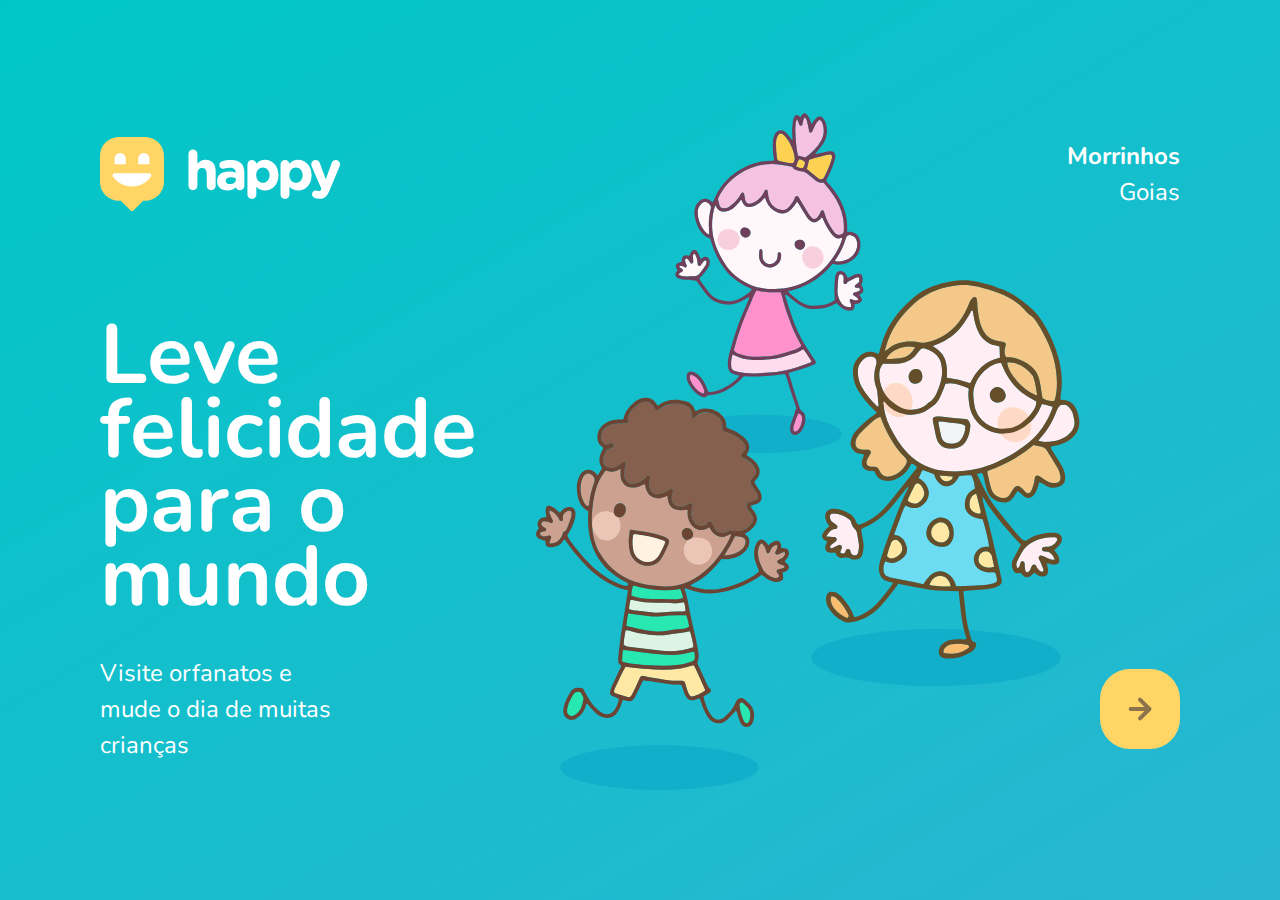
<file: index.html>
<!DOCTYPE html>
<html lang="pt_BR">
  <head>
    <meta charset="UTF-8" />
    <meta name="viewport" content="width=device-width, initial-scale=1.0" />
    <title>Happy</title>

    <link rel="icon" href="./public/images/logo-icon.png" />
    <link rel="stylesheet" href="./public/css/main.css" />
    <link rel="stylesheet" href="./public/css/animations.css" />
    <link rel="stylesheet" href="./public/css/page-landing.css" />
    <link href="https://fonts.googleapis.com/css2?family=Nunito:wght@400;600;800&display=swap" rel="stylesheet">
  </head>

  <body id="body">
    <div id="page-landing">
      <div id="container">
        <header>
          <img class="animate-up" id="logo" src="./public/images/logo.svg" alt="Logomarca de Happy" />

          <div class="location animate-up">
            <strong>Morrinhos</strong>
            <p>Goias</p>
          </div>
        </header>

        <main>
          <h1 class="animate-up">Leve felicidade para o mundo</h1>

          <section class="visit">
            <p class="animate-up">Visite orfanatos e mude o dia de muitas crianças</p>

            <a href="#" title="Visite orfanatos" class="animate-up">
              <img src="./public/images/arrow.svg" alt="Ir para o mapa" />
            </a>
          </section>
        </main>
      </div>
    </div>
  </body>
</html>
</file>
<file: public/css/main.css>
/*o que é uma regra css*/
*{
    margin: 0;
    padding: 0;
    box-sizing: border-box;
}


body{
    height: 100vh;
    color: white;
}


:root{
    font-size: 62.5%;

}
body,input,button,textarea{
    font: 400 1.8rem/1 'Nunito',sans-serif;
}
</file>
<file: public/css/animations.css>
/* Animações*/
@keyframes up{
    from{
        opacity: 0;
        transform: translateY(16px);
    }to{
        opacity: 1;
        transform:translateY(0);
    }
}

@keyframes right {
    from{

        transform: translateX(-100%);

    }to{

         transform: translateX(0);
    }
}


.animate-up{
    animation-name: up;
    animation-duration: 300ms;
    animation-fill-mode: backwards;

}

.animate-right{
    animation-name: right;
    animation-duration: 300ms;
}
</file>
<file: public/css/page-landing.css>
#page-landing {
  background: linear-gradient(329.54deg, #29b6d1 0%, #00c7c7 100%);
  min-height: 100vh;
  text-align: center;
  display: flex;
}

#container {
  margin: auto;
  width: min(90%, 112rem);
}

.location,
h1,
.visit p {
  height: 16vh;
}

.visit a {
  width: 8rem;
  height: 8rem;
  background: #ffd666;

  border: none;
  border-radius: 3rem;

  display: flex;
  align-items: center;
  justify-content: center;

  margin: auto;

  transition: background 200ms;
  animation-delay: 250ms;
}

.visit a:hover {
  background: #96feff;
}

#logo {
  animation-delay: 50ms;
}

.location {
  animation-delay: 100ms;
}

main h1 {
  animation-delay: 150ms;
  font-size: clamp(4rem, 8vw, 8.4rem);
}

.visit p {
  animation-delay: 200ms;
}

/*desktop version*/
@media (min-width: 760px) {

  #container{
    padding:5rem 2rem;
    background:url("../images/bg.svg") no-repeat 80% / clamp(30rem,54vw,56rem);

  }
  header {
    display: flex;
    align-items: center;
    justify-content: space-between;
  }
  .location,
  h1,
  .visit p {
    height: initial;
    text-align: initial;
  }
  .location {
    text-align: right;
    font-size: 2.4rem;
    line-height: 1.5;
  }
  main h1 {
    font-weight: bold;
    line-height: .88;
    margin:clamp(10%,9vh,12%) 0 4rem;
    width: min(300px, 80%);
  }

  .visit{
    display: flex;
    align-items: center;
    justify-content: space-between;
  }
  .visit p{
    font-size: 2.4rem;
    line-height: 1.5;
    width:clamp(20rem,20vw,30rem);
  }

  .visit a {
    margin: initial;
  }
}
</file>
